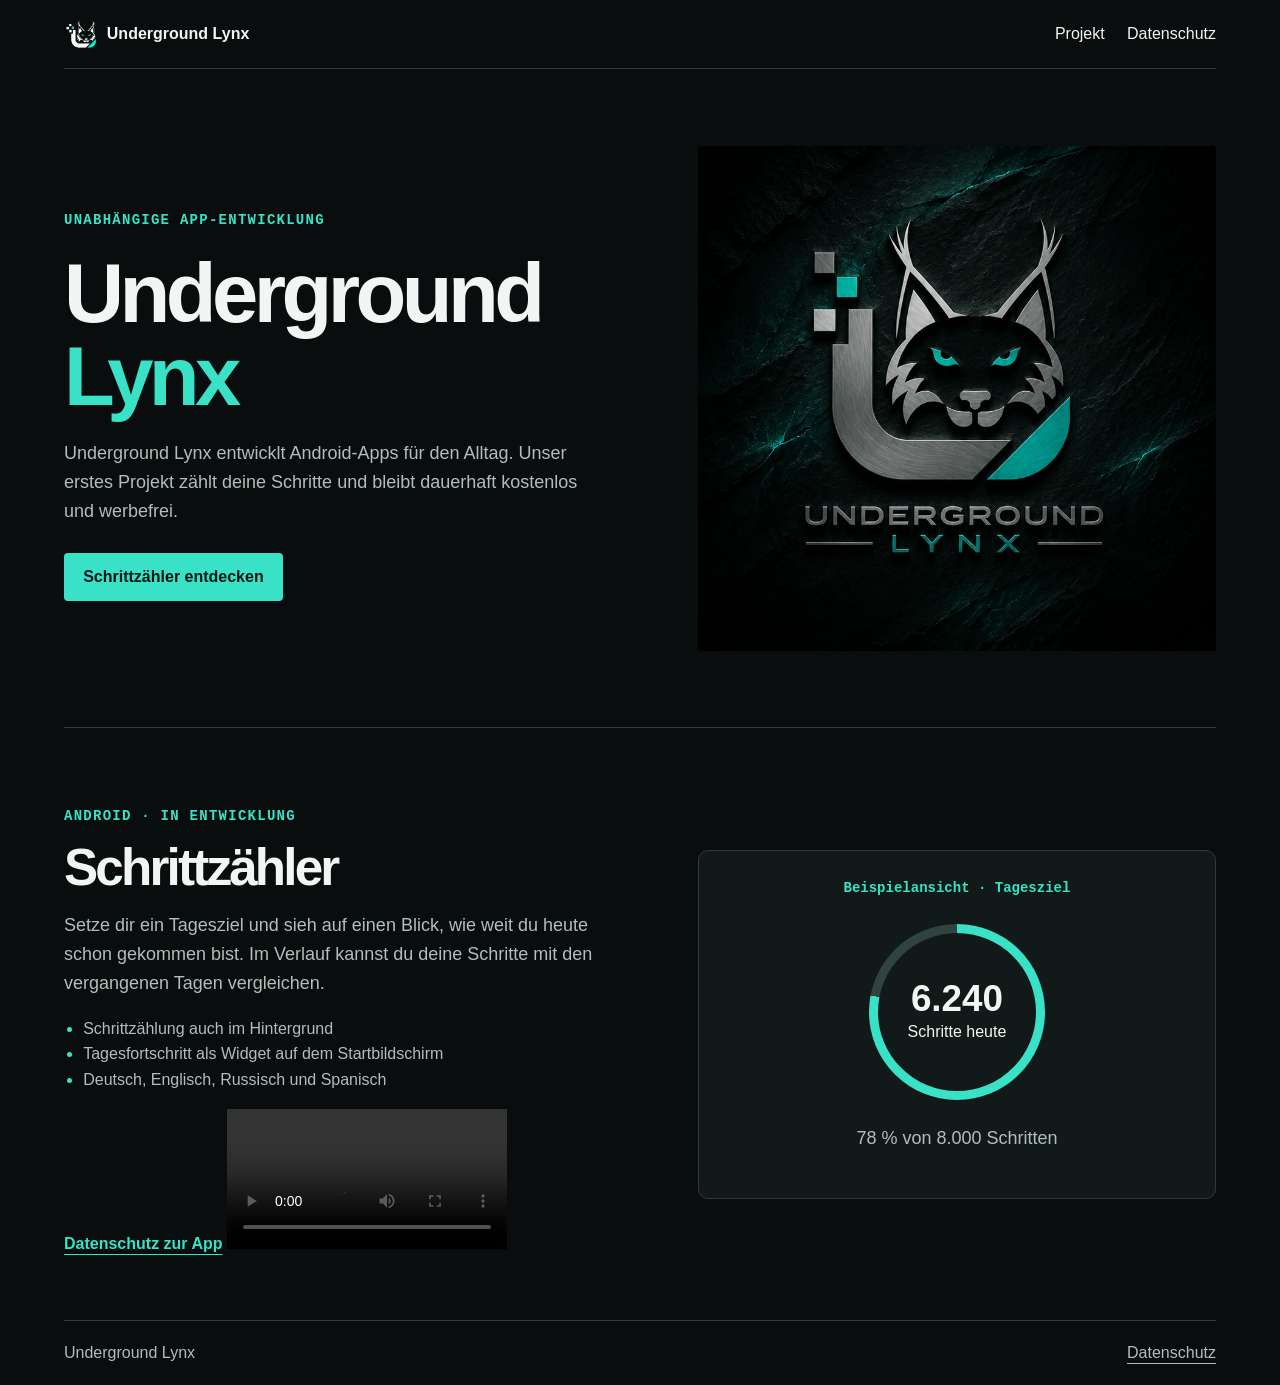
<file: index.html>
<!doctype html>
<html lang="de">
<head>
  <meta charset="utf-8">
  <meta name="viewport" content="width=device-width, initial-scale=1">
  <meta name="description" content="Underground Lynx entwickelt unabhängige Android-Apps. Entdecke den kostenlosen, werbefreien Schrittzähler.">
  <title>Underground Lynx · Android-Apps</title>
  <link rel="icon" href="assets/zeichen.png">
  <link rel="stylesheet" href="style.css">
</head>
<body>
  <header class="bar">
    <a class="brand" href="index.html"><img src="assets/zeichen.png" alt="">Underground Lynx</a>
    <nav aria-label="Hauptnavigation"><a href="#projekt">Projekt</a><a href="datenschutz.html">Datenschutz</a></nav>
  </header>
  <main>
    <section class="hero">
      <div class="intro">
        <p class="eyebrow">Unabhängige App-Entwicklung</p>
        <h1>Underground<br><span>Lynx</span></h1>
        <p>Underground Lynx entwicklt Android-Apps für den Alltag. Unser erstes Projekt zählt deine Schritte und bleibt dauerhaft kostenlos und werbefrei.</p>
        <a class="button" href="#projekt">Schrittzähler entdecken</a>
      </div>
      <img class="art" src="assets/titan-luchs.webp" alt="Das metallische Luchs-Emblem von Underground Lynx auf dunklem Schiefer">
    </section>
    <section id="projekt" class="project">
      <div>
        <p class="eyebrow">Android · In Entwicklung</p>
        <h2>Schrittzähler</h2>
        <p>Setze dir ein Tagesziel und sieh auf einen Blick, wie weit du heute schon gekommen bist. Im Verlauf kannst du deine Schritte mit den vergangenen Tagen vergleichen.</p>
        <ul><li>Schrittzählung auch im Hintergrund</li><li>Tagesfortschritt als Widget auf dem Startbildschirm</li><li>Deutsch, Englisch, Russisch und Spanisch</li></ul>
        <a class="textlink" href="datenschutz.html#app">Datenschutz zur App</a>
        <video
  id="demo"
  controls
  playsinline
  preload="metadata"
  width="280"
  style="max-width: 100%; height: auto;"
  aria-label="Lynx Schrittzähler in Aktion"
><source src="./assets/LynxSchrittzählerV.mp4?v=2" type="video/mp4">
</video>
      </div>
      <figure><figcaption>Beispielansicht · Tagesziel</figcaption>
        <div class="ring"><div><strong>6.240</strong><span>Schritte heute</span></div></div>
        <p>78 % von 8.000 Schritten</p>
      </figure>
    </section>
  </main>
  <footer><span>Underground Lynx</span><a href="datenschutz.html">Datenschutz</a></footer>
</body>
</html>
</file>
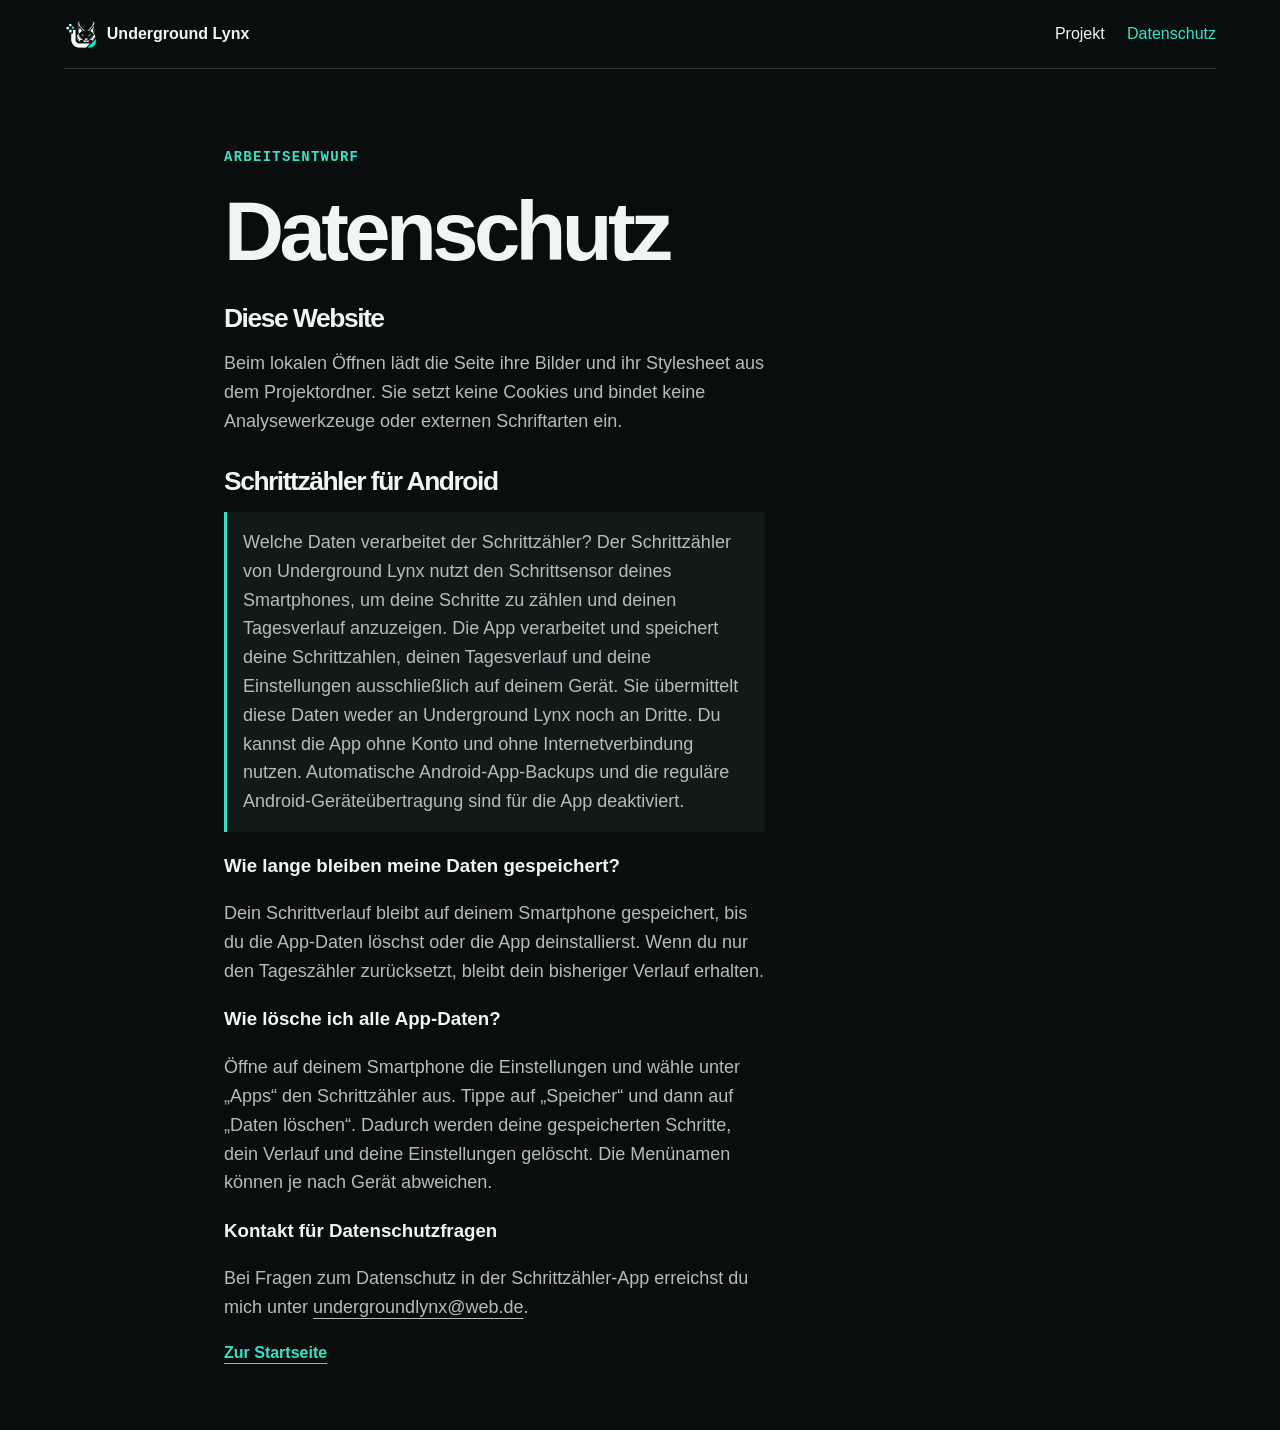
<file: datenschutz.html>
<!doctype html>
<html lang="de">
<head>
  <meta charset="utf-8">
  <meta name="viewport" content="width=device-width, initial-scale=1">
  <title>Datenschutz · Underground Lynx</title>
  <link rel="icon" href="assets/zeichen.png">
  <link rel="stylesheet" href="style.css">
</head>
<body>
  <header class="bar">
    <a class="brand" href="index.html"><img src="assets/zeichen.png" alt="">Underground Lynx</a>
    <nav aria-label="Hauptnavigation"><a href="index.html#projekt">Projekt</a><a href="datenschutz.html" aria-current="page">Datenschutz</a></nav>
  </header>
  <main class="document">
    <p class="eyebrow">Arbeitsentwurf</p>
    <h1>Datenschutz</h1>
    <h2>Diese Website</h2>
    <p>Beim lokalen Öffnen lädt die Seite ihre Bilder und ihr Stylesheet aus dem Projektordner. Sie setzt keine Cookies und bindet keine Analysewerkzeuge oder externen Schriftarten ein.</p>
    <h2 id="app">Schrittzähler für Android</h2>
    <p class="note">Welche Daten verarbeitet der Schrittzähler?
Der Schrittzähler von Underground Lynx nutzt den Schrittsensor deines Smartphones, um deine Schritte zu zählen und deinen Tagesverlauf anzuzeigen. Die App verarbeitet und speichert deine Schrittzahlen, deinen Tagesverlauf und deine Einstellungen ausschließlich auf deinem Gerät. Sie übermittelt diese Daten weder an Underground Lynx noch an Dritte. Du kannst die App ohne Konto und ohne Internetverbindung nutzen. Automatische Android-App-Backups und die reguläre Android-Geräteübertragung sind für die App deaktiviert.</p>
<p> <h3>Wie lange bleiben meine Daten gespeichert?</h3>
<p>Dein Schrittverlauf bleibt auf deinem Smartphone gespeichert, bis du
   die App-Daten löschst oder die App deinstallierst. Wenn du nur den
   Tageszähler zurücksetzt, bleibt dein bisheriger Verlauf erhalten.</p>

<h3>Wie lösche ich alle App-Daten?</h3>
<p>Öffne auf deinem Smartphone die Einstellungen und wähle unter „Apps“
   den Schrittzähler aus. Tippe auf „Speicher“ und dann auf „Daten löschen“.
   Dadurch werden deine gespeicherten Schritte, dein Verlauf und deine
   Einstellungen gelöscht. Die Menünamen können je nach Gerät abweichen.</p>
   <h3>Kontakt für Datenschutzfragen</h3>
<p>
  Bei Fragen zum Datenschutz in der Schrittzähler-App erreichst du mich unter
  <a href="mailto:undergroundlynx@web.de">undergroundlynx@web.de</a>.
</p>
    <a class="textlink" href="index.html">Zur Startseite</a>
  </main>
</body>
</html>
</file>
<file: style.css>
:root {
  color-scheme: dark;
  --paper: #f1f5f3;
  --muted: #b2bebb;
  --mint: #39e2c7;
  --line: #303b39;
  font: 100%/1.6 'Segoe UI', Arial, sans-serif;
}
* { box-sizing: border-box; }
body { margin: 0; background: #090d0d; color: var(--paper); }
a { color: inherit; text-underline-offset: .3em; }
a:hover, a[aria-current] { color: var(--mint); }
a:focus-visible { outline: 3px solid var(--mint); outline-offset: 5px; }
.bar, .hero, .project, footer, .document { width: min(1160px, 90%); margin-inline: auto; }
.bar, nav, .brand, footer { display: flex; align-items: center; gap: 1.4rem; }
.bar, footer { justify-content: space-between; padding-block: 1.2rem; }
.bar { border-bottom: 1px solid var(--line); }
.bar a { text-decoration: none; }
.brand { font-weight: 700; gap: .55rem; }
.brand img { width: 34px; mix-blend-mode: screen; }
.hero, .project { display: grid; grid-template-columns: 1.1fr 1fr; align-items: center; gap: clamp(1.4rem,5vw,5rem); }
.hero { padding-block: clamp(2.5rem,6vw,5rem); }
.art { width: 100%; border-radius: 3px; }
.eyebrow, figcaption { color: var(--mint); font: 600 .875rem/1.55 Consolas, monospace; }
.eyebrow { text-transform: uppercase; letter-spacing: .09em; }
h1, h2 { line-height: 1; margin: .25em 0; letter-spacing: -.055em; }
h1 { font-size: clamp(2.8rem,6.5vw,5.7rem); }
h1 span { color: var(--mint); }
h2 { font-size: clamp(2rem,4vw,3.7rem); }
.intro > p:not(.eyebrow), .project p:not(.eyebrow), .document p:not(.eyebrow) { color: var(--muted); font-size: 1.125rem; max-width: 54ch; }
.button { display: inline-block; padding: .68rem 1.2rem; margin-top: .6rem; background: var(--mint); color: #061615; font-weight: 700; text-decoration: none; border-radius: 4px; }
.button:hover { color: #071410; background: #80f4da; }
.project { padding-block: 4rem; border-top: 1px solid var(--line); }
ul { padding-left: 1.2rem; color: var(--muted); }
li::marker { color: var(--mint); }
.textlink { color: var(--mint); font-weight: 600; }
figure { background: #111a19; border: 1px solid var(--line); margin: 0; padding: 1.7rem; text-align: center; border-radius: 10px; }
.ring { margin: 1.5rem auto; padding: 9px; width: min(11rem,100%); aspect-ratio: 1; border-radius: 50%; background: conic-gradient(var(--mint) 78%, #31433f 0); }
.ring div { background: #111a19; height: 100%; border-radius: inherit; display: grid; align-content: center; }
.ring strong { font-size: 2.3rem; line-height: 1.1; }
footer { border-top: 1px solid var(--line); color: var(--muted); }
.document { max-width: 52rem; padding-block: 4rem; }
.document h2 { font-size: 1.65rem; margin-top: 2rem; }
.document .note { padding: 1rem; border-left: 3px solid var(--mint); background: #111a19; }
@media (max-width: 720px) {
  .hero, .project { grid-template-columns: 1fr; }
  .hero { gap: 2rem; }
  .art { max-height: 330px; object-fit: contain; background: #030505; }
  .project { padding-block: 2.3rem; }
  .bar { flex-wrap: wrap; gap: .5rem 1rem; }
  nav { gap: 1rem; }
}
</file>
